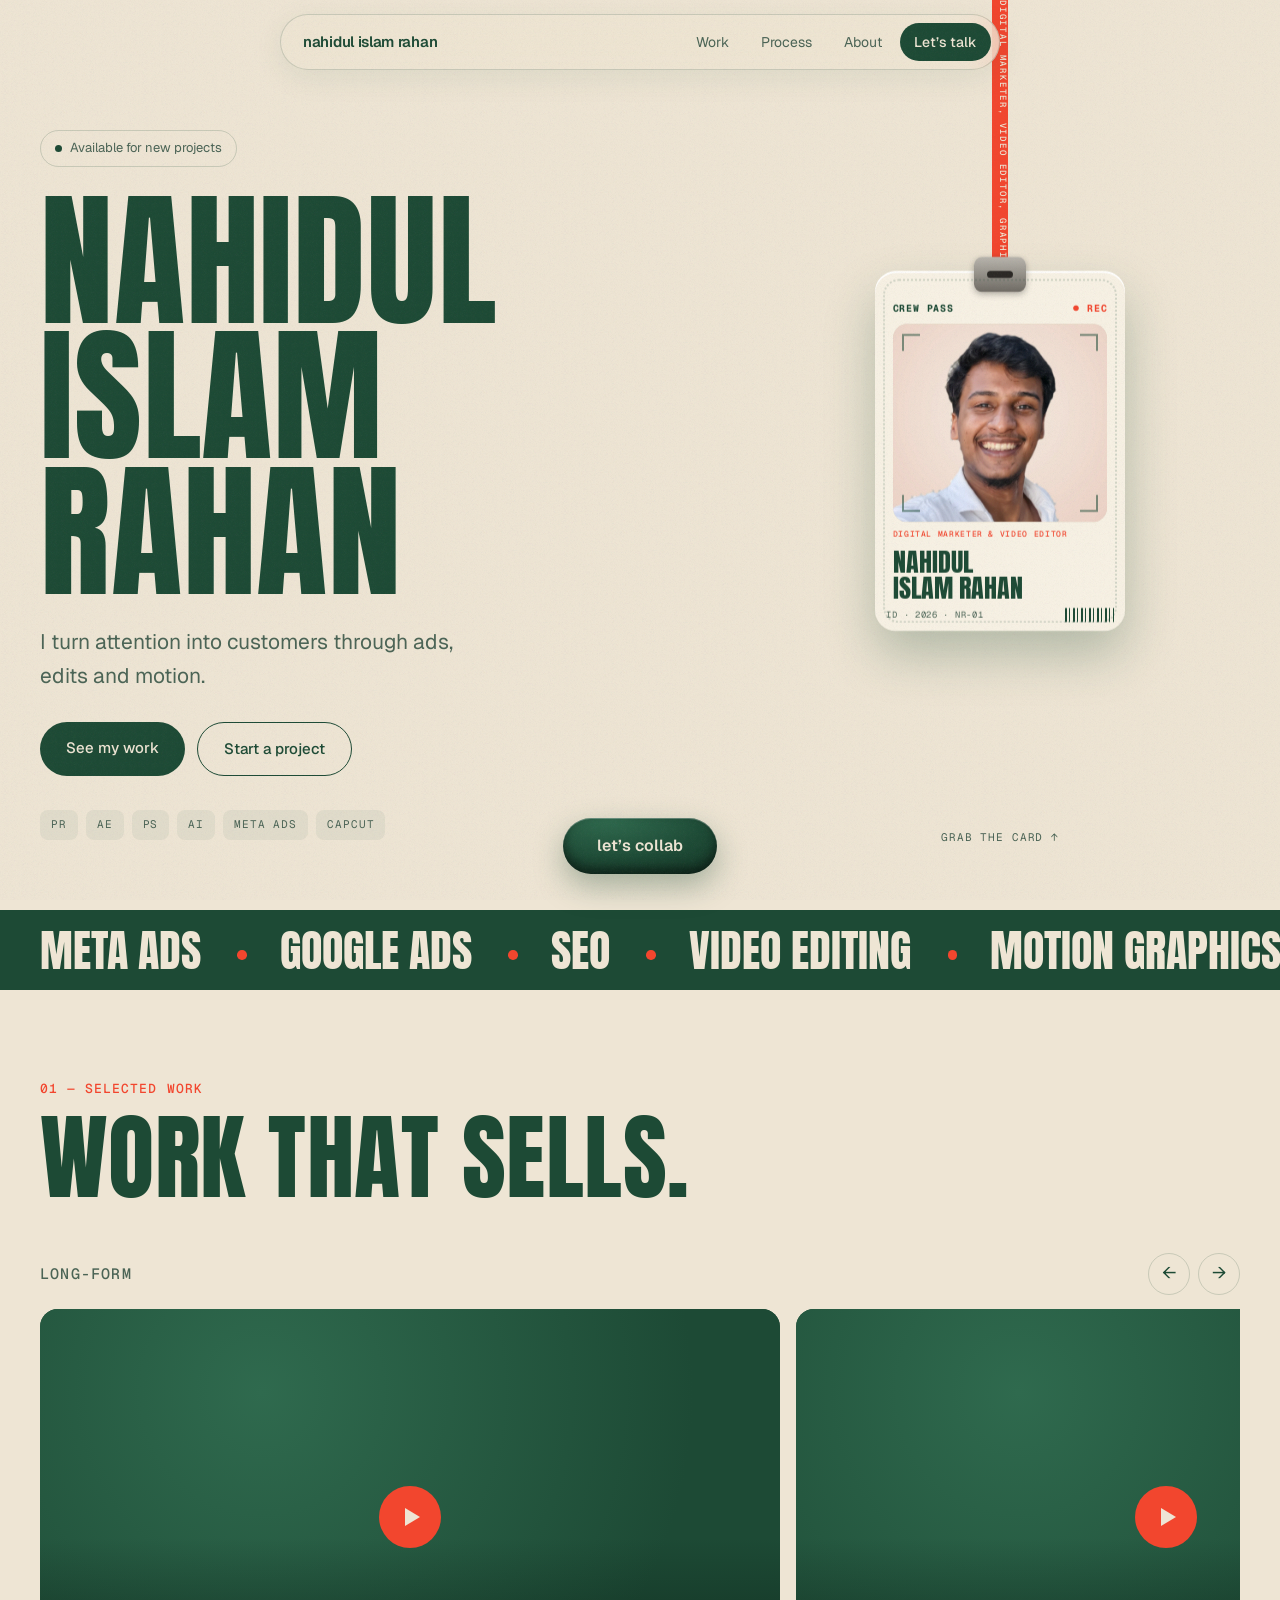
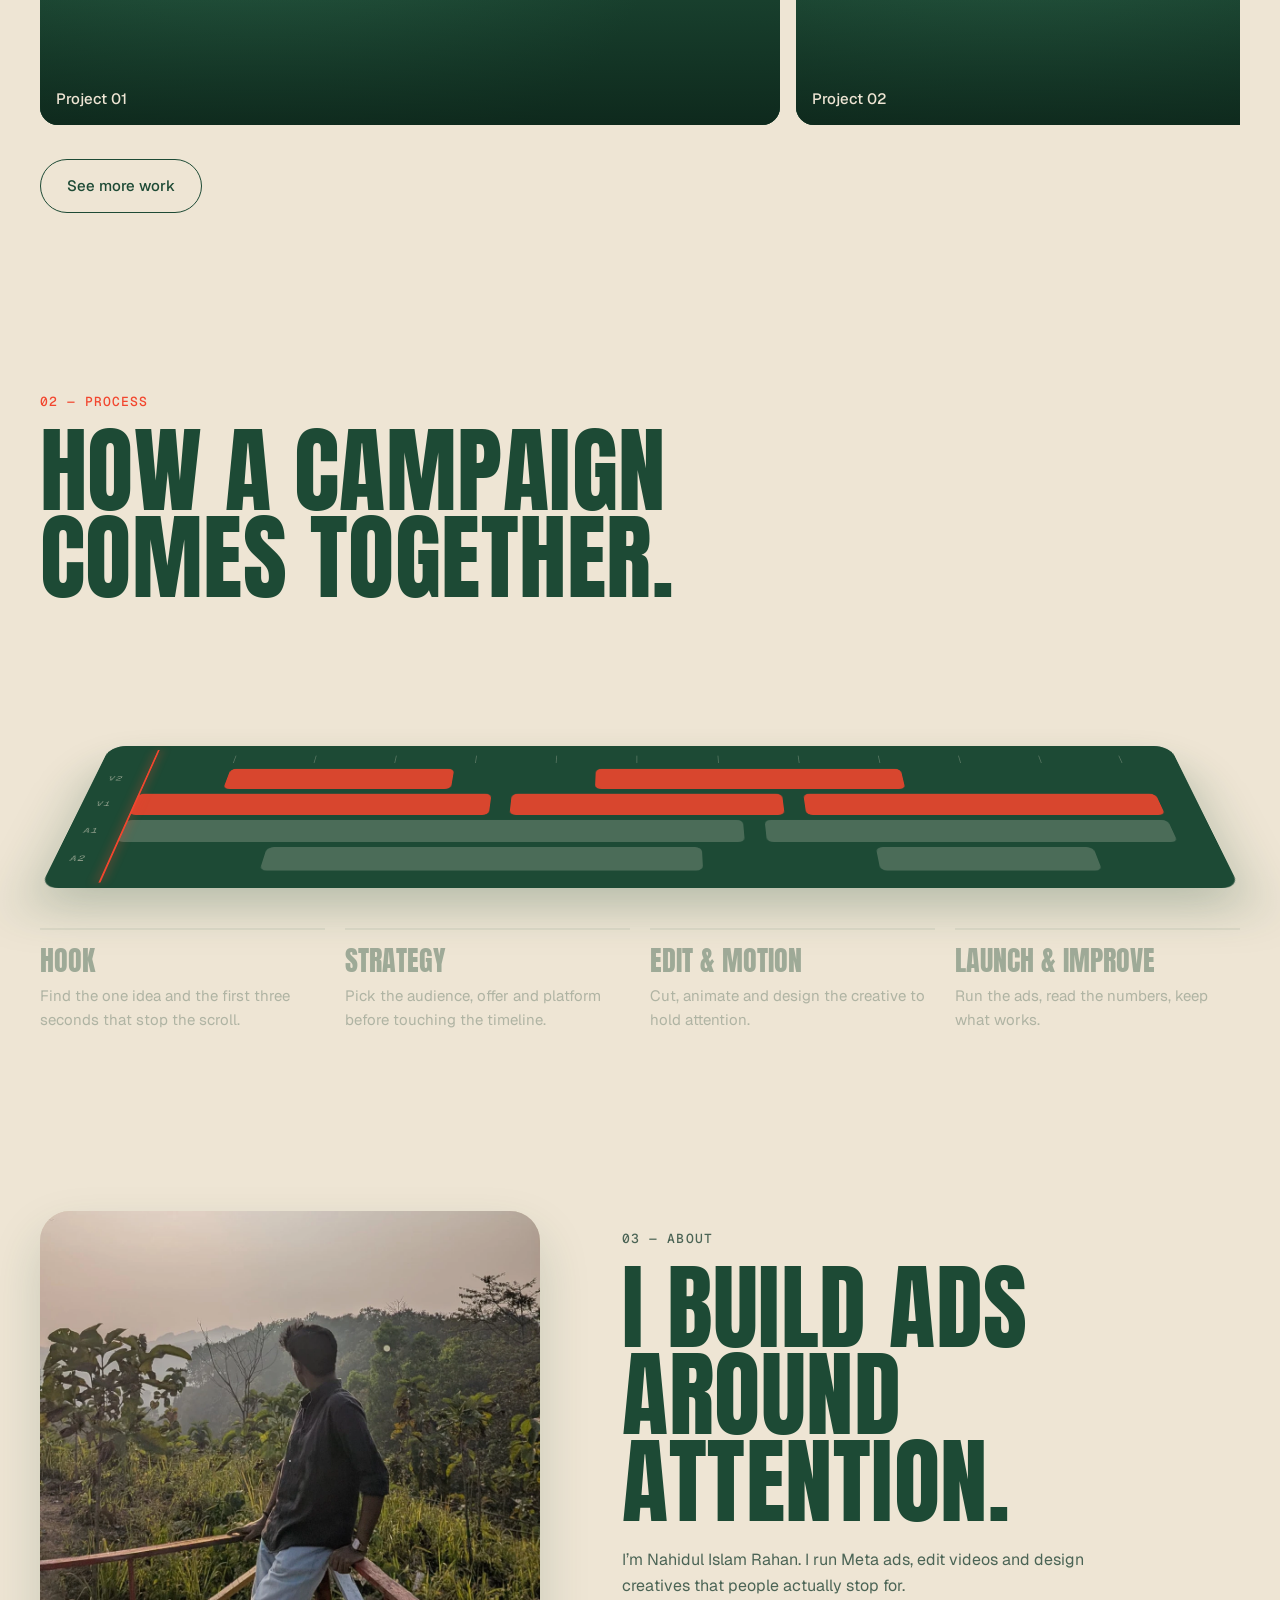
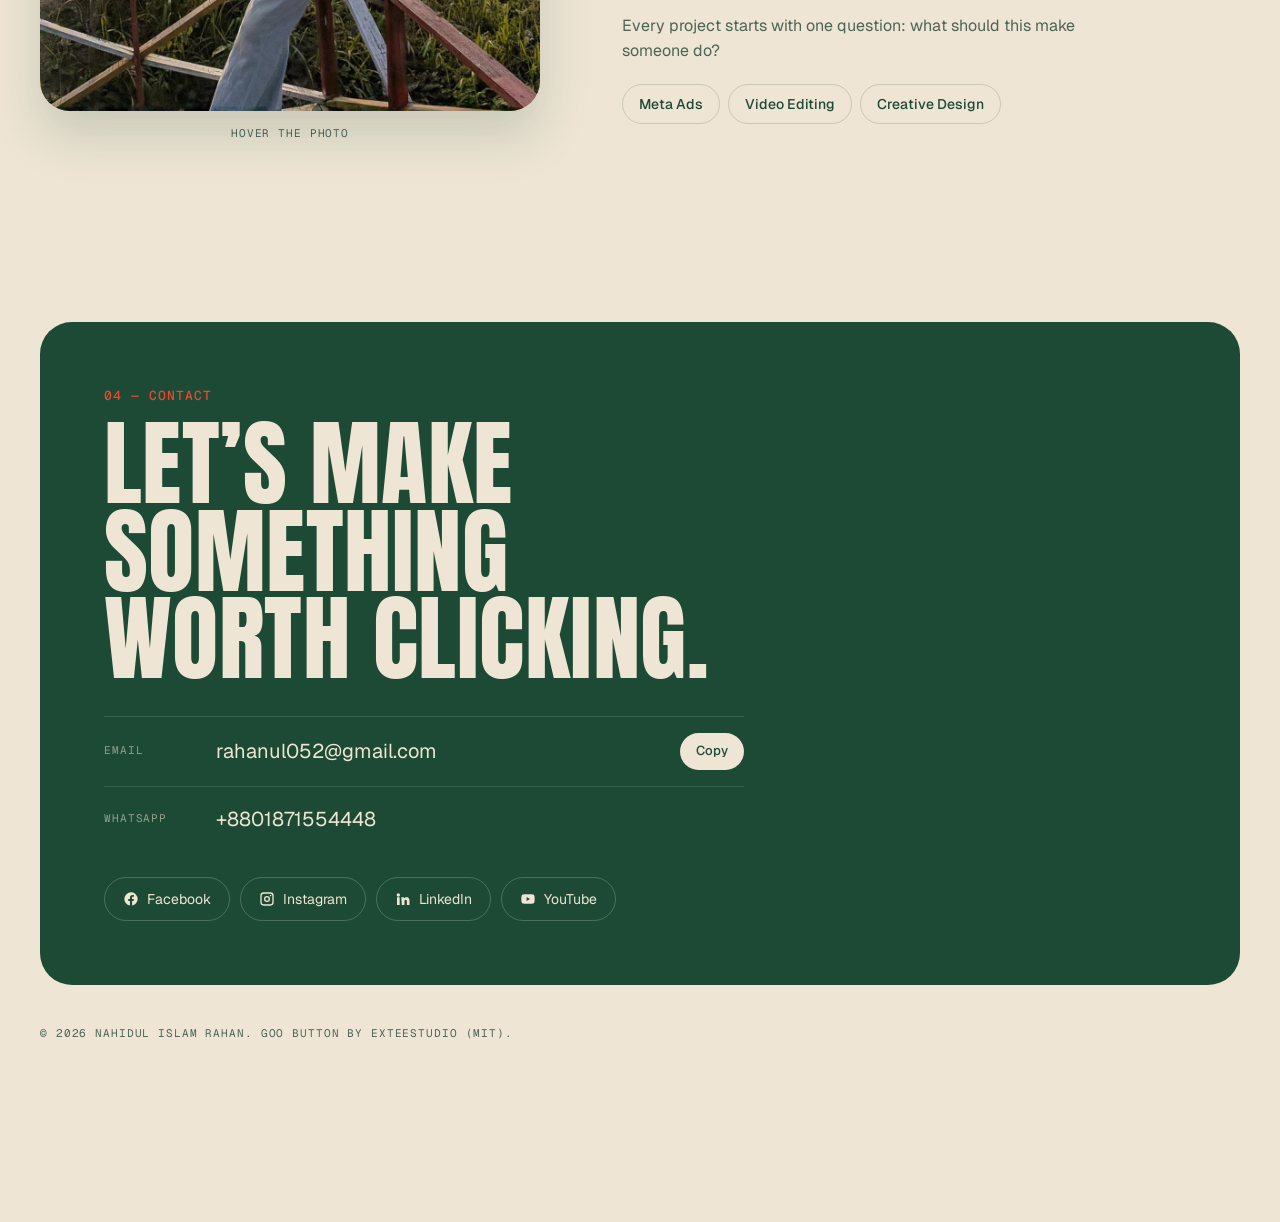
<file: index.html>
<!DOCTYPE html>
<html lang="en">
<head>
<meta charset="utf-8">
<meta name="viewport" content="width=device-width, initial-scale=1, viewport-fit=cover">
<title>Nahidul Islam Rahan — Digital Marketer &amp; Video Editor</title>
<meta name="description" content="Nahidul Islam Rahan: Meta and Google Ads, SEO, video editing, motion and graphic design that turn attention into customers.">
<meta name="theme-color" content="#EEE5D4">
<link rel="preconnect" href="https://fonts.googleapis.com">
<link rel="preconnect" href="https://fonts.gstatic.com" crossorigin>
<link href="https://fonts.googleapis.com/css2?family=Anton&family=Geist:wght@400;500;600&family=Geist+Mono:wght@400;500&display=swap" rel="stylesheet">
<link rel="stylesheet" href="style.css">
<!-- 3D goo button: Venom Button by exteestudio (MIT). See collab/LICENSE -->
</head>
<body>

<div id="loader" aria-hidden="true"><span class="rec">● REC</span> <span id="loaderTime">00:00:00:00</span></div>
<div id="progress" aria-hidden="true"></div>
<div id="cursor" aria-hidden="true"><i class="halo"></i><i class="ring"></i><i class="dot"></i></div>

<header id="nav">
  <a class="nav-name" href="#top">nahidul islam rahan</a>
  <nav aria-label="Main">
    <a href="#work">Work</a>
    <a href="#process">Process</a>
    <a href="#about">About</a>
    <a class="nav-cta" href="#contact">Let’s talk</a>
  </nav>
</header>

<main id="top">

  <section class="hero">
    <div class="hero-text">
      <p class="badge"><i></i> Available for new projects</p>
      <h1 class="split" aria-label="Nahidul Islam Rahan">
        <span class="line" data-split>Nahidul</span>
        <span class="line" data-split>Islam</span>
        <span class="line" data-split>Rahan</span>
      </h1>
      <p class="tagline" id="tagline"></p>
      <div class="hero-actions">
        <a class="btn btn-dark" href="#work">See my work</a>
        <a class="btn btn-line" id="startProject" href="#contact">Start a project</a>
      </div>
      <ul class="tools" id="tools" aria-label="Tools"></ul>
    </div>

    <div class="lanyard" id="lanyard">
      <svg id="strap" aria-hidden="true">
        <path id="strapPath" fill="none"/>
        <path id="strapShape" class="strap-shape"/>
        <text class="strap-text"><textPath id="strapText" href="#strapPath" startOffset="0"></textPath></text>
      </svg>
      <div class="idcard" id="idcard">
        <div class="clip"><span></span></div>
        <div class="id-top"><b>CREW PASS</b><b class="rec">● REC</b></div>
        <div class="id-photo"><img src="assets/me-front.webp" alt="Nahidul Islam Rahan" width="500" height="500" draggable="false"><i class="c tl"></i><i class="c tr"></i><i class="c bl"></i><i class="c br"></i></div>
        <p class="id-role" id="idRole"></p>
        <p class="id-name">Nahidul<br>Islam Rahan</p>
        <div class="id-foot"><span id="idMeta"></span><i class="barcode"></i></div>
      </div>
      <p class="grab">GRAB THE CARD ↑</p>
    </div>
  </section>

  <div class="strip" aria-hidden="true"><div class="strip-track" id="strip"></div></div>

  <section class="sec" id="work">
    <header class="sec-head">
      <p class="label">01 — Selected work</p>
      <h2 class="split"><span data-split>Work that sells.</span></h2>
    </header>
    <div class="rail-wrap" id="longWrap">
      <div class="rail-bar"><h3>Long-form</h3><div class="arrows"><button type="button" data-rail="longRail" data-dir="-1" aria-label="Previous">←</button><button type="button" data-rail="longRail" data-dir="1" aria-label="Next">→</button></div></div>
      <div class="rail long" id="longRail"></div>
    </div>
    <div class="rail-wrap" id="shortWrap" hidden>
      <div class="rail-bar"><h3>Shorts &amp; Reels</h3><div class="arrows"><button type="button" data-rail="shortRail" data-dir="-1" aria-label="Previous">←</button><button type="button" data-rail="shortRail" data-dir="1" aria-label="Next">→</button></div></div>
      <div class="rail short" id="shortRail"></div>
    </div>
    <a class="btn btn-line more" id="moreWork" href="#" target="_blank" rel="noopener" hidden>See more work</a>
  </section>

  <section class="sec" id="process">
    <header class="sec-head">
      <p class="label">02 — Process</p>
      <h2 class="split"><span data-split>How a campaign</span> <span data-split>comes together.</span></h2>
    </header>
    <div class="timeline-stage">
      <div class="timeline" id="timeline" aria-hidden="true">
        <div class="tl-ruler"></div>
        <div class="tl-row"><b>V2</b><i style="--l:8%;--w:22%"></i><i style="--l:44%;--w:30%"></i></div>
        <div class="tl-row"><b>V1</b><i style="--l:0%;--w:34%"></i><i style="--l:36%;--w:26%"></i><i style="--l:64%;--w:34%"></i></div>
        <div class="tl-row a"><b>A1</b><i style="--l:0%;--w:58%"></i><i style="--l:60%;--w:38%"></i></div>
        <div class="tl-row a"><b>A2</b><i style="--l:14%;--w:40%"></i><i style="--l:70%;--w:20%"></i></div>
        <div class="playhead" id="playhead"></div>
      </div>
    </div>
    <ol class="steps" id="steps"></ol>
  </section>

  <section class="sec about" id="about">
    <div class="reveal-col">
      <div class="reveal" id="reveal">
        <img class="base" src="assets/me-side.webp" alt="Nahidul looking at the sunrise from a hill" width="1100" height="1100" loading="lazy" draggable="false">
        <img class="top" src="assets/me-mask.webp" alt="" width="1100" height="1100" loading="lazy" draggable="false">
        <i class="lens-ring"></i>
      </div>
      <p class="grab">HOVER THE PHOTO</p>
    </div>
    <div class="about-text">
      <p class="label">03 — About</p>
      <h2 class="split"><span data-split>I build ads</span> <span data-split>around attention.</span></h2>
      <p>I’m Nahidul Islam Rahan. I run Meta ads, edit videos and design creatives that people actually stop for.</p>
      <p>Every project starts with one question: what should this make someone do?</p>
      <ul class="pills"><li>Meta Ads</li><li>Video Editing</li><li>Creative Design</li></ul>
    </div>
  </section>

  <section class="sec" id="contact">
    <div class="contact-card">
      <p class="label">04 — Contact</p>
      <h2 class="split"><span data-split>Let’s make something</span> <span data-split>worth clicking.</span></h2>
      <div class="rows">
        <div class="row"><span>Email</span><a id="emailLink" href="#"></a><button type="button" id="copyEmail">Copy</button></div>
        <div class="row"><span>WhatsApp</span><a id="waLink" href="#" target="_blank" rel="noopener"></a></div>
      </div>
      <ul class="socials" id="socials"></ul>
    </div>
    <footer class="foot"><span id="year"></span> Nahidul Islam Rahan. Goo button by exteestudio (MIT).</footer>
  </section>

</main>

<!-- Floating 3D goo button: CSS pill first, WebGL iframe loads later -->
<div id="collab" aria-label="Let’s collab on WhatsApp">
  <iframe id="collabFrame" title="" aria-hidden="true" tabindex="-1" hidden></iframe>
  <a id="collabLink" class="collab-pill" href="#" target="_blank" rel="noopener">let’s collab</a>
</div>

<script src="script.js"></script>
</body>
</html>
</file>
<file: style.css>
:root{--bg:#EEE5D4;--panel:#1D4A35;--ink:#1D4A35;--body:#4B6455;--accent:#F2462E;--cream:#EEE5D4;--paper:#F7F1E4;--line:rgba(29,74,53,.18);
--pad:max(20px,calc((100vw - 1200px)/2));--sec:clamp(56px,7vw,104px);--cw:250px;--ch:360px;color-scheme:light}
*{box-sizing:border-box;margin:0;-webkit-tap-highlight-color:transparent}
html{scroll-behavior:smooth;scroll-padding-top:90px;-webkit-text-size-adjust:100%;text-size-adjust:100%}
body{background:var(--bg);color:var(--ink);font:400 16px/1.6 Geist,system-ui,sans-serif;overflow-x:clip;-webkit-font-smoothing:antialiased}
body::after{content:"";position:fixed;inset:0;pointer-events:none;z-index:90;opacity:.07;background:url("data:image/svg+xml,%3Csvg xmlns='http://www.w3.org/2000/svg' width='140' height='140'%3E%3Cfilter id='n'%3E%3CfeTurbulence baseFrequency='.9' numOctaves='2' stitchTiles='stitch'/%3E%3C/filter%3E%3Crect width='140' height='140' filter='url(%23n)'/%3E%3C/svg%3E")}
a{color:inherit;text-decoration:none}
img{display:block;max-width:100%}
button{font:inherit;color:inherit;background:none;border:0;cursor:pointer;touch-action:manipulation}
:focus-visible{outline:2px solid var(--accent);outline-offset:3px}
ul,ol{list-style:none;padding:0}
h1,h2,h3{font-weight:400}
.label,.grab,.tools li,.id-top,.id-role,.id-foot,.tl-row b,.foot,.row span{font-family:"Geist Mono",monospace;text-transform:uppercase;letter-spacing:.08em}
.label{font-size:13px;font-weight:500;color:var(--accent);margin-bottom:14px}
h1,h2{font-family:Anton,Impact,sans-serif;text-transform:uppercase;line-height:.92;letter-spacing:.005em}
.line,[data-split]{display:block}
h2 [data-split]{display:inline-block}
.ch{display:inline-block;transition:color .25s,transform .35s cubic-bezier(.3,1.6,.5,1);transform-origin:50% 90%}
.ch:hover{color:var(--accent);transform:rotate(-4deg) translateY(-3%)}
.w{display:inline-block;white-space:nowrap}
.line{white-space:nowrap}

#loader{position:fixed;inset:0;z-index:100;display:grid;place-items:center;background:var(--ink);color:var(--cream);font:500 clamp(18px,3vw,28px) "Geist Mono",monospace;transition:opacity .35s,visibility .35s}
#loader.done{opacity:0;visibility:hidden}
#loader .rec,.rec{color:var(--accent)}
#progress{position:fixed;top:0;left:0;right:0;height:2px;z-index:80;transform-origin:0 50%;transform:scaleX(var(--p,0));background:var(--accent)}

#cursor{position:fixed;inset:0;pointer-events:none;z-index:95;display:none}
.has-cursor #cursor{display:block}
#cursor i{position:fixed;left:0;top:0;border-radius:50%;will-change:transform}
#cursor .dot{width:5px;height:5px;margin:-2.5px;background:var(--ink)}
#cursor .ring{width:34px;height:34px;margin:-17px;border:1.5px solid var(--ink);transition:width .25s,height .25s,margin .25s,border-color .25s,box-shadow .25s}
#cursor .halo{width:40px;height:40px;margin:-20px;background:rgba(29,74,53,.07)}
#cursor.hot .ring{width:56px;height:56px;margin:-28px;border-color:var(--accent);box-shadow:0 0 18px rgba(242,70,46,.45)}
#cursor.off{opacity:0}
@media (hover:none),(prefers-reduced-motion:reduce){#cursor{display:none!important}}

#nav{position:fixed;z-index:70;top:14px;left:50%;translate:-50% 0;width:min(720px,calc(100% - 24px));display:flex;align-items:center;justify-content:space-between;padding:8px 8px 8px 22px;border-radius:999px;background:rgba(238,229,212,.72);backdrop-filter:blur(16px) saturate(1.4);-webkit-backdrop-filter:blur(16px) saturate(1.4);border:1px solid var(--line);box-shadow:0 8px 30px rgba(29,74,53,.08);transition:transform .4s}
#nav.hide{transform:translateY(-140%)}
.nav-name{font-weight:600;letter-spacing:-.02em;font-size:15px}
#nav nav{display:flex;align-items:center;gap:4px;font-size:14px}
#nav nav a{padding:8px 14px;border-radius:999px;color:var(--body);transition:color .2s}
#nav nav a:hover{color:var(--ink)}
#nav .nav-cta{background:var(--ink);color:var(--cream);font-weight:500}
#nav .nav-cta:hover{color:var(--cream);background:var(--accent)}

.hero{position:relative;min-height:100svh;padding:130px var(--pad) 70px;display:grid;align-items:center;overflow:hidden}
.hero-text{position:relative;z-index:2;max-width:760px}
.badge{display:inline-flex;align-items:center;gap:8px;padding:7px 14px;border-radius:999px;border:1px solid var(--line);font-size:13px;color:var(--body);margin-bottom:26px}
.badge i{width:7px;height:7px;border-radius:50%;background:var(--panel)}
.hero h1{font-size:clamp(64px,11.5vw,190px)}
.tagline{margin-top:26px;font-size:clamp(17px,1.7vw,21px);color:var(--body);max-width:460px}
.hero-actions{display:flex;flex-wrap:wrap;gap:12px;margin-top:30px}
.btn{display:inline-flex;padding:14px 26px;border-radius:999px;font-weight:500;font-size:15px;transition:background .25s,color .25s,transform .25s}
.btn-dark{background:var(--ink);color:var(--cream)}
.btn-dark:hover{background:var(--accent)}
.btn-line{border:1.5px solid var(--ink)}
.btn-line:hover{background:var(--ink);color:var(--cream)}
.tools{display:flex;flex-wrap:wrap;gap:8px;margin-top:34px;max-width:520px}
.tools li{font-size:11px;padding:6px 11px;border-radius:8px;background:rgba(29,74,53,.06);color:var(--body)}

.lanyard{position:absolute;z-index:3;top:0;right:0;bottom:0;width:min(44%,560px);pointer-events:none}
#strap{position:absolute;inset:0;width:100%;height:100%;overflow:visible}
.strap-shape{fill:var(--accent)}
.strap-text{font:500 9px "Geist Mono",monospace;letter-spacing:.2em;fill:#EEE5D4;text-transform:uppercase}
.idcard{position:absolute;left:0;top:0;width:var(--cw);height:var(--ch);font-size:calc(var(--cw)/250*14px);padding:1.9em 1.1em 1em;border-radius:1.3em;background:var(--paper);color:var(--ink);box-shadow:0 24px 50px rgba(29,74,53,.28),0 2px 0 #fff inset;pointer-events:auto;cursor:grab;touch-action:none;user-select:none;-webkit-user-select:none;will-change:transform;transform-origin:50% 1.2em}
.idcard:active{cursor:grabbing}
.idcard::after{content:"";position:absolute;inset:.5em;border:2px dotted rgba(29,74,53,.16);border-radius:1em;pointer-events:none}
.clip{position:absolute;left:50%;top:-.9em;width:3.2em;height:2.2em;margin-left:-1.6em;border-radius:.5em;background:linear-gradient(#b9b5ad,#6f6b64);display:grid;place-items:center;box-shadow:0 2px 6px rgba(0,0,0,.3)}
.clip span{width:1.6em;height:.45em;border-radius:1em;background:#2b2825}
.id-top{display:flex;justify-content:space-between;font-size:.62em;margin-bottom:.7em}
.id-photo{position:relative;aspect-ratio:1/.92;border-radius:.9em;overflow:hidden;background:#E3D8C2}
.id-photo img{width:100%;height:100%;object-fit:cover;object-position:50% 25%}
.c{position:absolute;width:1.1em;height:1.1em;border:2px solid rgba(29,74,53,.55)}
.tl{left:.6em;top:.6em;border-right:0;border-bottom:0}.tr{right:.6em;top:.6em;border-left:0;border-bottom:0}
.bl{left:.6em;bottom:.6em;border-right:0;border-top:0}.br{right:.6em;bottom:.6em;border-left:0;border-top:0}
.id-role{font-size:.5em;line-height:1.35;color:var(--accent);margin-top:.9em;font-weight:500}
.id-name{font:400 1.6em/1.02 Anton,sans-serif;text-transform:uppercase;margin-top:.35em;white-space:nowrap}
.id-foot{position:absolute;left:1.3em;right:1.3em;bottom:1em;display:flex;justify-content:space-between;align-items:flex-end;font-size:.55em;color:var(--body)}
.barcode{width:5.5em;height:1.6em;background:repeating-linear-gradient(90deg,var(--ink) 0 2px,transparent 2px 4px,var(--ink) 4px 5px,transparent 5px 8px)}
.grab{font-size:11px;color:var(--body);text-align:center;margin-top:14px}
.lanyard .grab{position:absolute;left:50%;bottom:7%;translate:-50% 0}

.strip{overflow:hidden;background:var(--ink);color:var(--cream);padding:18px 0}
.strip-track{display:flex;width:max-content;animation:strip 38s linear infinite}
.strip-track span{font:400 clamp(26px,4vw,44px)/1 Anton,sans-serif;text-transform:uppercase;padding:0 .9em;position:relative}
.strip-track span::after{content:"";position:absolute;right:-.15em;top:50%;width:.22em;height:.22em;border-radius:50%;background:var(--accent)}
@keyframes strip{to{transform:translateX(-50%)}}

.sec{padding:var(--sec) var(--pad)}
.sec-head{margin-bottom:clamp(28px,4vw,52px)}
.sec h2{font-size:clamp(46px,7.4vw,108px)}
.rail-wrap{margin-top:34px}
.rail-bar{display:flex;justify-content:space-between;align-items:center;margin-bottom:14px}
.rail-bar h3{font:500 15px "Geist Mono",monospace;text-transform:uppercase;letter-spacing:.08em;color:var(--body)}
.arrows{display:flex;gap:8px}
.arrows button{width:42px;height:42px;border-radius:50%;border:1.5px solid var(--line);font-size:18px;transition:background .2s,color .2s}
.arrows button:hover{background:var(--ink);color:var(--cream)}
.rail{display:flex;gap:16px;overflow-x:auto;scroll-snap-type:x mandatory;scrollbar-width:none;padding-bottom:4px}
.rail::-webkit-scrollbar{display:none}
.vcard{position:relative;flex:0 0 calc((100% - 16px)/1.6);scroll-snap-align:start;aspect-ratio:16/9;border-radius:18px;overflow:hidden;background:var(--panel);color:var(--cream);text-align:left}
.short .vcard{flex-basis:calc((100% - 48px)/4.4);aspect-ratio:9/16}
.vcard img,.vcard iframe{position:absolute;inset:0;width:100%;height:100%;border:0;object-fit:cover}
.vcard .ph{position:absolute;inset:0;background:radial-gradient(circle at 30% 20%,#2f6a4e,#1D4A35 70%)}
.vcard::after{content:"";position:absolute;inset:0;background:linear-gradient(transparent 55%,rgba(10,32,22,.78));pointer-events:none}
.vcard.playing::after,.vcard.playing .play,.vcard.playing .vt{display:none}
.play{position:absolute;left:50%;top:50%;width:62px;height:62px;margin:-31px;border-radius:50%;background:var(--accent);display:grid;place-items:center;z-index:2;transition:transform .3s}
.play::before{content:"";margin-left:4px;border:9px solid transparent;border-left:15px solid #EEE5D4;border-right:0}
.vcard:hover .play{transform:scale(1.12)}
.vt{position:absolute;left:16px;bottom:14px;z-index:2;font-weight:500;font-size:15px}
.more{margin-top:30px}

.timeline-stage{perspective:1400px;margin:10px 0 40px}
.timeline{--t:0;position:relative;padding:18px 18px 18px 56px;border-radius:18px;background:var(--panel);transform:rotateX(calc((1 - var(--t))*52deg));transform-origin:50% 100%;box-shadow:0 30px 60px rgba(29,74,53,.25)}
.tl-ruler{height:14px;margin-bottom:10px;background:repeating-linear-gradient(90deg,rgba(238,229,212,.25) 0 1px,transparent 1px 8%)}
.tl-row{position:relative;height:36px;margin-bottom:8px}
.tl-row b{position:absolute;left:-40px;top:9px;font-size:11px;color:rgba(238,229,212,.55);font-weight:400}
.tl-row i{position:absolute;left:var(--l);width:var(--w);top:0;bottom:0;border-radius:7px;background:rgba(242,70,46,.88)}
.tl-row.a i{background:rgba(238,229,212,.22)}
.playhead{position:absolute;top:8px;bottom:8px;left:calc(56px + (100% - 74px)*var(--ph,0));width:2px;background:var(--accent);box-shadow:0 0 12px var(--accent)}
.steps{display:grid;grid-template-columns:repeat(4,1fr);gap:20px}
.steps li{border-top:2px solid var(--line);padding-top:16px;opacity:.38;transition:opacity .4s,border-color .4s}
.steps li.on{opacity:1;border-color:var(--accent)}
.steps b{display:block;font:400 28px/1.05 Anton,sans-serif;text-transform:uppercase;margin-bottom:8px}
.steps p{font-size:15px;color:var(--body)}

.about{display:grid;grid-template-columns:minmax(0,.9fr) minmax(0,1.1fr);gap:clamp(28px,6vw,80px);align-items:center}
.reveal{position:relative;width:100%;max-width:500px;aspect-ratio:1;border-radius:30px;overflow:hidden;background:#DCD0B6;touch-action:none;box-shadow:0 24px 50px rgba(29,74,53,.18)}
.reveal img{position:absolute;inset:0;width:100%;height:100%;object-fit:cover;user-select:none}
.reveal .top{background:var(--panel);-webkit-mask-image:radial-gradient(circle var(--r,0px) at var(--mx,50%) var(--my,50%),#000 98%,transparent);mask-image:radial-gradient(circle var(--r,0px) at var(--mx,50%) var(--my,50%),#000 98%,transparent)}
.lens-ring{position:absolute;left:var(--mx,50%);top:var(--my,50%);width:calc(var(--r,0px)*2);height:calc(var(--r,0px)*2);translate:-50% -50%;border:1.5px solid rgba(255,255,255,.75);border-radius:50%;pointer-events:none}
.reveal-col .grab{max-width:500px}
.about-text h2{margin-bottom:22px}
.about-text p{color:var(--body);max-width:520px;margin-bottom:14px}
.pills{display:flex;flex-wrap:wrap;gap:8px;margin-top:20px}
.pills li{padding:8px 16px;border-radius:999px;border:1.5px solid var(--line);font-size:14px;font-weight:500}

.contact-card{background:var(--panel);color:var(--cream);border-radius:32px;padding:clamp(28px,5vw,64px)}
.contact-card h2{margin-bottom:34px;max-width:760px}
.rows{max-width:640px}
.row{display:flex;align-items:center;gap:16px;padding:16px 0;border-top:1px solid rgba(255,255,255,.12)}
.row span{width:96px;font-size:11px;color:rgba(238,229,212,.55)}
.row a{flex:1;font-size:clamp(16px,2vw,20px);overflow-wrap:anywhere}
.row a:hover{color:var(--accent)}
.row button{padding:8px 16px;border-radius:999px;background:var(--cream);color:var(--ink);font-size:13px;font-weight:500}
.socials{display:flex;flex-wrap:wrap;gap:10px;margin-top:26px}
.socials a{display:inline-flex;align-items:center;gap:8px;padding:10px 18px;border-radius:999px;border:1px solid rgba(255,255,255,.2);font-size:14px;transition:background .2s,border-color .2s}
.socials a:hover{background:var(--accent);border-color:var(--accent)}
.socials svg{width:16px;height:16px;fill:currentColor}
.foot{margin-top:40px;font-size:11px;color:var(--body);padding-bottom:90px}

#collab{position:fixed;z-index:60;left:calc(50% - min(340px,50vw));bottom:-200px;width:min(680px,100vw);height:560px;pointer-events:none}
#collabFrame{width:100%;height:100%;border:0;background:transparent;opacity:0;transition:opacity .5s;-webkit-mask-image:radial-gradient(closest-side at 50% 50%,#000 68%,transparent);mask-image:radial-gradient(closest-side at 50% 50%,#000 68%,transparent)}
#collab.live #collabFrame{opacity:1}
.collab-pill{position:fixed;left:50%;bottom:calc(26px + env(safe-area-inset-bottom,0px));translate:-50% 0;display:grid;place-items:center;padding:15px 34px;border-radius:999px;pointer-events:auto;font-weight:600;font-size:16px;color:var(--cream);white-space:nowrap;background:radial-gradient(120% 140% at 30% 0%,#2f6a4e,#1D4A35 55%,#143525);box-shadow:0 12px 30px rgba(29,74,53,.35),inset 0 1px 0 rgba(255,255,255,.28),inset 0 -6px 12px rgba(0,0,0,.5);transition:transform .25s}
.collab-pill:hover{transform:scale(1.05)}
#collab.live .collab-pill{position:absolute;left:var(--cx,50%);top:var(--cy,auto);bottom:var(--cb,auto);width:var(--cw2,auto);height:var(--ch2,auto);opacity:0}

@media (max-width:900px){
.hero{display:flex;flex-direction:column;min-height:0;padding:0 var(--pad) 56px}
.hero-text{order:2;padding-top:18px}
.lanyard{order:1}
.lanyard{position:relative;width:100%;height:440px;margin-bottom:8px}
.lanyard .grab{bottom:0}
.hero h1{font-size:19.5vw}
:root{--cw:176px;--ch:254px}
.steps{grid-template-columns:repeat(2,1fr)}
.about{grid-template-columns:1fr}
.vcard{flex-basis:84%}
.short .vcard{flex-basis:46%}
#nav .nav-name{display:none}
#nav{padding-left:8px}
.timeline{padding-left:42px}
.tl-row b{left:-32px}
.playhead{left:calc(42px + (100% - 60px)*var(--ph,0))}
.collab-pill{padding:12px 26px;font-size:15px}
.foot{padding-bottom:96px}
}
@media (pointer:coarse){.reveal{touch-action:pan-y}}
@media (max-width:520px){.row span{display:none}.steps{grid-template-columns:1fr}.sec h2{font-size:clamp(38px,11vw,60px)}.contact-card{border-radius:24px}.rail-bar h3{font-size:13px}}
@media (max-width:420px){#nav nav a{padding:8px 10px;font-size:13px}.btn{padding:13px 22px}.arrows button{width:38px;height:38px}}
@media (prefers-reduced-motion:reduce){*{animation:none!important;transition-duration:.01ms!important}html{scroll-behavior:auto}}
</file>
